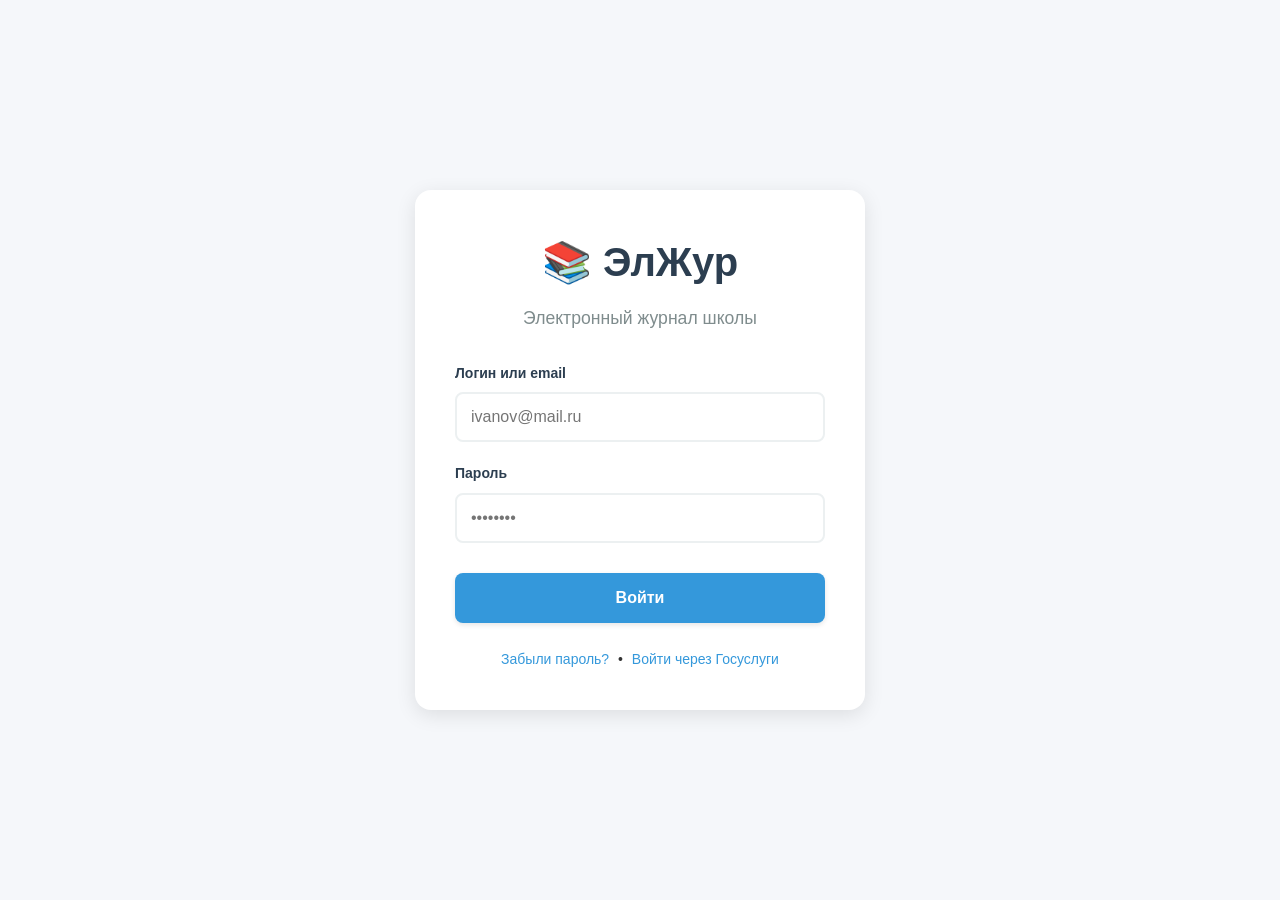
<file: index.html>
<!DOCTYPE html>
<html lang="ru">
<head>
  <meta charset="UTF-8" />
  <meta name="viewport" content="width=device-width, initial-scale=1.0"/>
  <title>Электронный журнал — Вход</title>
  <link rel="stylesheet" href="style.css" />
  <style>
    /* Дополнительные стили для страницы входа */
    body {
      background: #f5f7fa;
      display: flex;
      align-items: center;
      justify-content: center;
      min-height: 100vh;
      padding: 20px;
    }
    .login-container {
      width: 100%;
      max-width: 450px;
    }
    .login-card {
      background: white;
      padding: 40px;
      border-radius: 16px;
      box-shadow: 0 5px 20px rgba(0,0,0,0.1);
      text-align: center;
    }
    .logo h1 {
      font-size: 2.5rem;
      color: #2c3e50;
      margin-bottom: 10px;
    }
    .logo p {
      color: #7f8c8d;
      margin-bottom: 30px;
      font-size: 1.1rem;
    }
    .form-group {
      text-align: left;
      margin-bottom: 20px;
    }
    .form-group label {
      display: block;
      margin-bottom: 8px;
      font-weight: 600;
      color: #2c3e50;
      font-size: 14px;
    }
    .form-group input {
      width: 100%;
      padding: 14px;
      border: 2px solid #ecf0f1;
      border-radius: 8px;
      font-size: 16px;
      transition: border-color 0.2s;
    }
    .form-group input:focus {
      outline: none;
      border-color: #3498db;
    }
    .btn-primary {
      width: 100%;
      padding: 16px;
      background: #3498db;
      color: white;
      border: none;
      border-radius: 8px;
      font-size: 16px;
      font-weight: 600;
      cursor: pointer;
      margin-top: 10px;
      transition: background 0.2s;
    }
    .btn-primary:hover {
      background: #2980b9;
    }
    .links {
      margin-top: 25px;
      font-size: 14px;
    }
    .links a {
      color: #3498db;
      text-decoration: none;
      margin: 0 5px;
    }
    .links a:hover {
      text-decoration: underline;
    }
  </style>
</head>
<body>
  <div class="login-container">
    <div class="login-card">
      <div class="logo">
        <h1>📚 ЭлЖур</h1>
        <p>Электронный журнал школы</p>
      </div>
      <form class="login-form">
        <div class="form-group">
          <label for="login">Логин или email</label>
          <input type="text" id="login" placeholder="ivanov@mail.ru" required />
        </div>
        <div class="form-group">
          <label for="password">Пароль</label>
          <input type="password" id="password" placeholder="••••••••" required />
        </div>
        <button type="submit" class="btn btn-primary">Войти</button>
        <div class="links">
          <a href="#">Забыли пароль?</a> •
          <a href="#">Войти через Госуслуги</a>
        </div>
      </form>
    </div>
  </div>
</body>
</html>
</file>
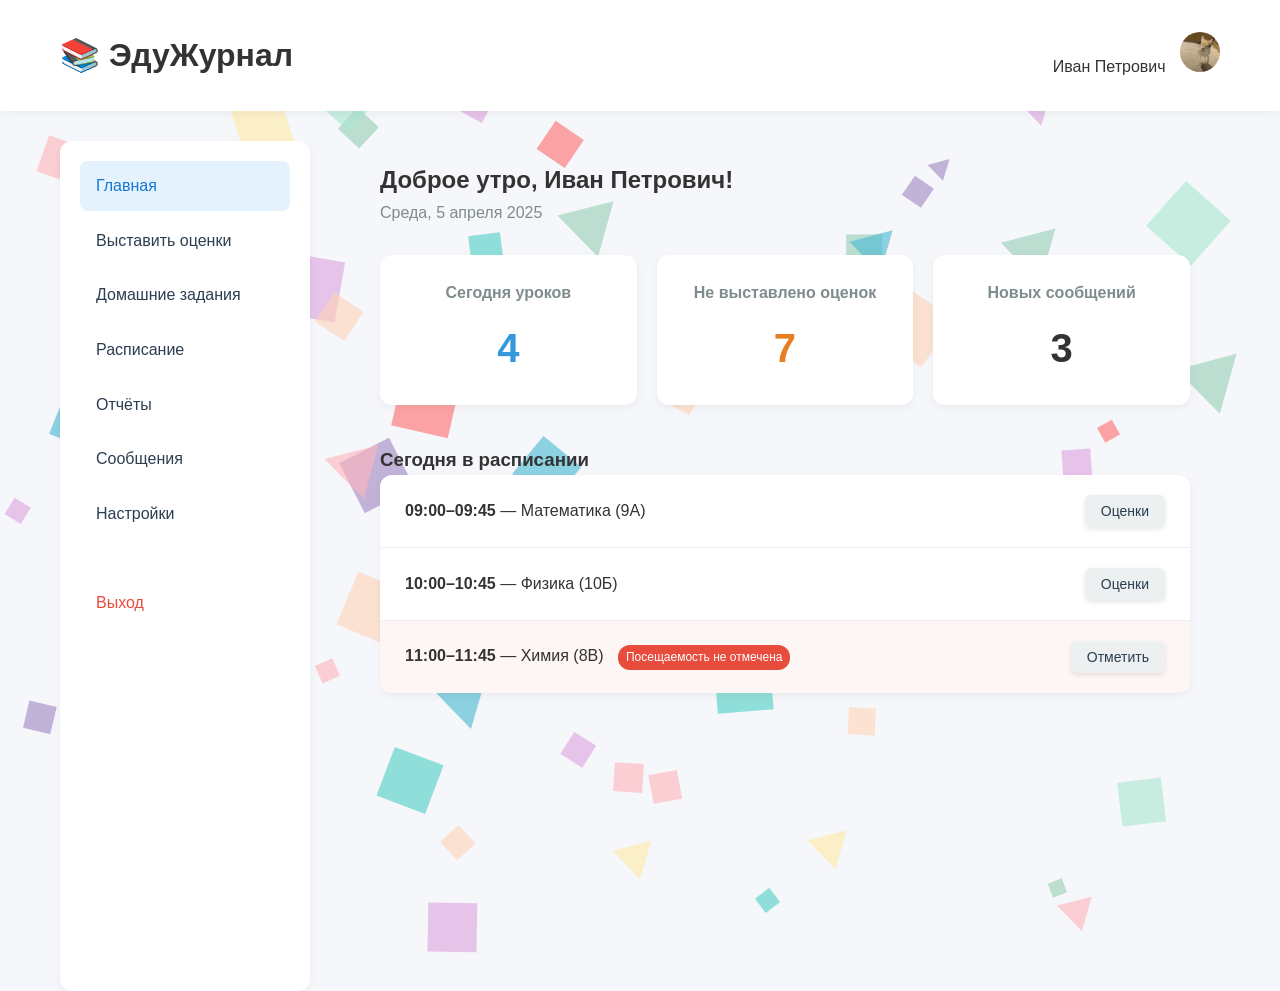
<file: dashboard.html>
<!DOCTYPE html>
<html lang="ru">
<head>
  <meta charset="UTF-8" />
  <meta name="viewport" content="width=device-width, initial-scale=1.0"/>
  <title>Личный кабинет — Учитель</title>
  <link rel="stylesheet" href="style.css" />
</head>
<body>
  <div class="geometric-bg" id="geometricBg"></div>
  <!-- Шапка -->
  <div class="header">
    <div class="container flex-between">
      <h1>📚 ЭдуЖурнал</h1>
      <div class="user-menu">
        <span>Иван Петрович</span>
        <img src="mi.jpg" alt="Аватар" class="avatar" />
      </div>
    </div>
  </div>
  <div class="container dashboard">
    <!-- Сайдбар -->
    <aside class="sidebar">
      <ul>
        <li><a href="#" class="nav-link active" data-page="main">Главная</a></li>
        <li><a href="#" class="nav-link" data-page="grades-form">Выставить оценки</a></li>
        <li><a href="#" class="nav-link" data-page="homework-form">Домашние задания</a></li>
        <li><a href="#" class="nav-link" data-page="schedule">Расписание</a></li>
        <li><a href="#" class="nav-link" data-page="reports">Отчёты</a></li>
        <li><a href="#">Сообщения</a></li>
        <li><a href="#">Настройки</a></li>
        <li><a href="index.html" class="logout">Выход</a></li>
      </ul>
    </aside>
    <!-- Основной контент -->
    <main class="main-content">
      <!-- СТРАНИЦА: Главная (уроки) -->
      <div id="main" class="page active">
        <h2>Доброе утро, Иван Петрович!</h2>
        <p class="date">Среда, 5 апреля 2025</p>
        <div class="cards-grid">
          <div class="stat-card blue">
            <h3>Сегодня уроков</h3>
            <p class="number">4</p>
          </div>
          <div class="stat-card orange">
            <h3>Не выставлено оценок</h3>
            <p class="number">7</p>
          </div>
          <div class="stat-card green">
            <h3>Новых сообщений</h3>
            <p class="number">3</p>
          </div>
        </div>
        <h3>Сегодня в расписании</h3>
        <div class="lessons-list">
          <div class="lesson-item">
            <div>
              <strong>09:00–09:45</strong> — Математика (9А)
            </div>
            <button class="btn small" onclick="showGradesPage('Математика', '9А')">Оценки</button>
          </div>
          <div class="lesson-item">
            <div>
              <strong>10:00–10:45</strong> — Физика (10Б)
            </div>
            <button class="btn small" onclick="showGradesPage('Физика', '10Б')">Оценки</button>
          </div>
          <div class="lesson-item attention">
            <div>
              <strong>11:00–11:45</strong> — Химия (8В)
              <span class="badge">Посещаемость не отмечена</span>
            </div>
            <button class="btn small">Отметить</button>
          </div>
        </div>
      </div>

      <!-- СТРАНИЦА: Выставить оценки (ПЕРЕРАБОТАНА) -->
      <div id="grades-form" class="page">
        <h2>📝 Выставить оценки</h2>
        <div class="actions-bar">
          <select class="class-select" id="class-select">
            <option value="">— Выберите класс —</option>
            <option value="9А">9А</option>
            <option value="10Б">10Б</option>
            <option value="8В">8В</option>
          </select>
          <select class="subject-select" id="subject-select">
            <option value="">— Выберите предмет —</option>
            <option value="Математика">Математика</option>
            <option value="Физика">Физика</option>
            <option value="Химия">Химия</option>
            <option value="Литература">Литература</option>
          </select>
          <input type="date" class="date-input" id="date-input" value="2025-04-05" />
          <button class="btn" onclick="loadClassAndSubject()">Загрузить учеников</button>
        </div>
        <div class="actions-bar">
          <input type="text" class="topic-input" placeholder="Тема урока (например, «Квадратные уравнения»)" id="topic-input" />
        </div>
        <table id="grades-table" style="display: none;">
          <thead>
            <tr>
              <th>Ученик</th>
              <th>Оценка</th>
              <th>Тип оценки</th>
              <th>Комментарий</th>
            </tr>
          </thead>
          <tbody id="grades-table-body">
            <!-- Заполняется JS -->
          </tbody>
        </table>
        <div class="actions-bar" style="justify-content: flex-end; margin-top: 20px;">
          <button class="btn btn-primary" onclick="saveGrades()">Сохранить оценки</button>
        </div>
      </div>

      <!-- СТРАНИЦА: Домашние задания (НОВАЯ) -->
      <div id="homework-form" class="page">
        <h2>📖 Назначить домашнее задание</h2>
        <div class="actions-bar">
          <select class="class-select" id="hw-class-select">
            <option value="">— Выберите класс —</option>
            <option value="9А">9А</option>
            <option value="10Б">10Б</option>
            <option value="8В">8В</option>
          </select>
          <select class="subject-select" id="hw-subject-select">
            <option value="">— Выберите предмет —</option>
            <option value="Математика">Математика</option>
            <option value="Физика">Физика</option>
            <option value="Химия">Химия</option>
            <option value="Литература">Литература</option>
          </select>
        </div>
        <div class="actions-bar">
          <textarea class="topic-input" placeholder="Опишите домашнее задание..." id="hw-description" style="height: 80px; resize: vertical;"></textarea>
        </div>
        <div class="actions-bar">
          <label for="hw-assign-date">Дата задания:</label>
          <input type="date" class="date-input" id="hw-assign-date" value="2025-04-05" />
          <label for="hw-due-date">Сдать до:</label>
          <input type="date" class="date-input" id="hw-due-date" value="2025-04-08" />
          <button class="btn btn-primary" onclick="saveHomework()">Назначить ДЗ</button>
        </div>
        <div id="hw-success-message" style="margin-top: 20px; padding: 15px; background: #d4edda; color: #155724; border: 1px solid #c3e6cb; border-radius: 8px; display: none;">
          Домашнее задание успешно назначено!
        </div>
      </div>

      <!-- СТРАНИЦА: Расписание на неделю -->
      <div id="schedule" class="page">
        <h2>📅 Расписание на неделю</h2>
        <p class="date">Учебный год: 2024/2025 • Класс: 9А, 10Б, 8В</p>
        <table class="schedule-table">
          <thead>
            <tr>
              <th>Время</th>
              <th>Понедельник<br><small>07.04.2025</small></th>
              <th>Вторник<br><small>08.04.2025</small></th>
              <th>Среда<br><small>09.04.2025</small></th>
              <th>Четверг<br><small>10.04.2025</small></th>
              <th>Пятница<br><small>11.04.2025</small></th>
            </tr>
          </thead>
          <tbody>
            <!-- Ряды расписания -->
            <tr>
              <td>09:00–09:45</td>
              <td><div class="schedule-item"><strong>Математика</strong><br><span>9А, каб. 204</span></div></td>
              <td><div class="schedule-item"><strong>Физика</strong><br><span>10Б, каб. 301</span></div></td>
              <td><div class="schedule-item"><strong>Математика</strong><br><span>9А, каб. 204</span></div></td>
              <td><div class="schedule-item"><strong>Химия</strong><br><span>8В, каб. 212</span></div></td>
              <td><div class="schedule-item"><strong>Литература</strong><br><span>9А, каб. 208</span></div></td>
            </tr>
            <tr>
              <td>10:00–10:45</td>
              <td><div class="schedule-item"><strong>Русский язык</strong><br><span>9А, каб. 208</span></div></td>
              <td><div class="schedule-item"><strong>Математика</strong><br><span>10Б, каб. 204</span></div></td>
              <td><div class="schedule-item"><strong>Физика</strong><br><span>10Б, каб. 301</span></div></td>
              <td><div class="schedule-item"><strong>Математика</strong><br><span>9А, каб. 204</span></div></td>
              <td><div class="schedule-item"><strong>Физика</strong><br><span>8В, каб. 301</span></div></td>
            </tr>
            <tr>
              <td>11:00–11:45</td>
              <td><div class="schedule-item"><strong>Химия</strong><br><span>8В, каб. 212</span></div></td>
              <td><div class="schedule-item"><strong>Литература</strong><br><span>9А, каб. 208</span></div></td>
              <td><div class="schedule-item"><strong>Химия</strong><br><span>8В, каб. 212</span></div></td>
              <td><div class="schedule-item"><strong>Русский язык</strong><br><span>10Б, каб. 208</span></div></td>
              <td><div class="schedule-item"><strong>Математика</strong><br><span>10Б, каб. 204</span></div></td>
            </tr>
            <tr>
              <td>13:00–13:45</td>
              <td><div class="schedule-item"><strong>История</strong><br><span>9А, каб. 105</span></div></td>
              <td><div class="schedule-item"><strong>Английский</strong><br><span>8В, каб. 210</span></div></td>
              <td><div class="schedule-item"><strong>Биология</strong><br><span>10Б, каб. 305</span></div></td>
              <td><div class="schedule-item"><strong>История</strong><br><span>8В, каб. 105</span></div></td>
              <td><div class="schedule-item"><strong>Английский</strong><br><span>10Б, каб. 210</span></div></td>
            </tr>
            <tr>
              <td>14:00–14:45</td>
              <td><div class="schedule-item"><strong>Английский</strong><br><span>10Б, каб. 210</span></div></td>
              <td><div class="schedule-item"><strong>Биология</strong><br><span>9А, каб. 305</span></div></td>
              <td><div class="schedule-item"><strong>Английский</strong><br><span>8В, каб. 210</span></div></td>
              <td><div class="schedule-item"><strong>Физкультура</strong><br><span>Все, спортзал</span></div></td>
              <td><div class="schedule-item"><strong>Информатика</strong><br><span>10Б, каб. 402</span></div></td>
            </tr>
          </tbody>
        </table>
        <p style="margin-top: 30px; color: #7f8c8d; font-size: 14px;">
          <em>Примечание: Расписание составлено на неделю. Изменения можно вносить через раздел "Настройки".</em>
        </p>
      </div>

      <!-- СТРАНИЦА: Отчёты -->
      <div id="reports" class="page">
        <h2>📊 Отчёты по оценкам</h2>
        <div class="actions-bar">
          <select class="class-select" id="report-class-select">
            <option value="">— Выберите класс —</option>
            <option value="9А">9А</option>
            <option value="10Б">10Б</option>
            <option value="8В">8В</option>
          </select>
          <button class="btn" onclick="loadReport()">Загрузить отчёт</button>
          <button class="btn btn-export" onclick="exportToExcel()">📥 Экспорт в Excel</button>
        </div>
        <div id="report-table-container" style="margin-top: 30px; display: none;">
          <table id="report-table">
            <thead>
              <tr>
                <th>Ученик</th>
                <th>Предмет</th>
                <th>Дата</th>
                <th>Оценка</th>
                <th>Тип</th>
                <th>Комментарий</th>
              </tr>
            </thead>
            <tbody id="report-table-body">
              <!-- Заполняется JS -->
            </tbody>
          </table>
        </div>
      </div>

    </main>
  </div>
  <script src="script.js"></script>
  <script>
    // Данные — в реальном проекте придут с сервера
    const studentsByClass = {
      '9А': [
        { name: 'Мария Сидорова', id: 1 },
        { name: 'Андрей Козлов', id: 2 },
        { name: 'Ольга Петрова', id: 3 },
        { name: 'Дмитрий Смирнов', id: 4 },
        { name: 'Екатерина Волкова', id: 5 }
      ],
      '10Б': [
        { name: 'Алексей Иванов', id: 6 },
        { name: 'Наталья Соколова', id: 7 },
        { name: 'Сергей Морозов', id: 8 }
      ],
      '8В': [
        { name: 'Ирина Кузнецова', id: 9 },
        { name: 'Павел Васильев', id: 10 },
        { name: 'Анна Новикова', id: 11 },
        { name: 'Максим Алексеев', id: 12 }
      ]
    };

    // Показать страницу по ID
    function showPage(pageId) {
      document.querySelectorAll('.page').forEach(page => {
        page.classList.remove('active');
      });
      document.getElementById(pageId).classList.add('active');
      // Обновляем активный пункт меню
      document.querySelectorAll('.nav-link').forEach(link => {
        link.classList.remove('active');
        if (link.getAttribute('data-page') === pageId) {
          link.classList.add('active');
        }
      });
    }

    // Показать страницу оценок с предзаполненным классом и предметом (из расписания)
    function showGradesPage(subject, className) {
      showPage('grades-form');
      document.getElementById('class-select').value = className;
      document.getElementById('subject-select').value = subject;
      loadStudents(className);
      // Устанавливаем текущую дату
      const today = new Date().toISOString().split('T')[0];
      document.getElementById('date-input').value = today;
    }

    // Загрузить учеников по выбранному классу
    function loadClassAndSubject() {
      const className = document.getElementById('class-select').value;
      if (!className) {
        alert('Пожалуйста, выберите класс');
        return;
      }
      loadStudents(className);
    }

    function loadStudents(className) {
      const tbody = document.getElementById('grades-table-body');
      const table = document.getElementById('grades-table');
      tbody.innerHTML = '';
      const students = studentsByClass[className] || [];
      if (students.length === 0) {
        tbody.innerHTML = `<tr><td colspan="4" style="text-align:center; color:#95a5a6">Нет учеников в этом классе</td></tr>`;
        table.style.display = 'table';
        return;
      }
      students.forEach(student => {
        const row = `
          <tr>
            <td>${student.name}</td>
            <td>
              <select class="grade-input" data-student-id="${student.id}">
                <option value="">—</option>
                <option value="5">5</option>
                <option value="4">4</option>
                <option value="3">3</option>
                <option value="2">2</option>
                <option value="н">н</option>
                <option value="уп">уп</option>
                <option value="осв">осв</option>
              </select>
            </td>
            <td>
              <select class="grade-type-select">
                <option value="Работа на уроке">Работа на уроке</option>
                <option value="Контрольная работа">Контрольная работа</option>
                <option value="Проверочная работа">Проверочная работа</option>
                <option value="Домашнее задание">Домашнее задание</option>
              </select>
            </td>
            <td><input type="text" class="comment-input" placeholder="Комментарий" style="width: 100%; padding: 8px; border: 1px solid #ecf0f1; border-radius: 4px;"></td>
          </tr>
        `;
        tbody.innerHTML += row;
      });
      table.style.display = 'table';
      // Загружаем сохранённые оценки, если есть
      const subject = document.getElementById('subject-select').value;
      const date = document.getElementById('date-input').value;
      if (subject && date) {
        loadSavedGrades();
      }
    }

    // Сохраняет оценки в localStorage
    function saveGrades() {
      const className = document.getElementById('class-select').value;
      const subject = document.getElementById('subject-select').value;
      const date = document.getElementById('date-input').value;
      const topic = document.getElementById('topic-input').value;
      if (!className || !subject) {
        alert('Выберите класс и предмет!');
        return;
      }
      if (!topic) {
        alert('Пожалуйста, укажите тему урока!');
        return;
      }
      const selects = document.querySelectorAll('.grade-input');
      const typeSelects = document.querySelectorAll('.grade-type-select');
      const comments = document.querySelectorAll('.comment-input');
      const gradesData = [];
      let filled = 0;
      selects.forEach((select, i) => {
        const grade = select.value.trim();
        const gradeType = typeSelects[i].value;
        const comment = comments[i].value.trim();
        const studentId = select.dataset.studentId;
        const studentName = select.closest('tr').querySelector('td:first-child').textContent;
        if (grade) {
          filled++;
          gradesData.push({
            studentId,
            studentName,
            grade,
            gradeType,
            comment,
            date,
            subject,
            className,
            topic
          });
        }
      });
      if (filled === 0) {
        alert('Вы не поставили ни одной оценки!');
        return;
      }
      const key = `grades_${className}_${subject}_${date}`;
      localStorage.setItem(key, JSON.stringify(gradesData));
      alert(`Сохранено ${filled} оценок по предмету "${subject}" в классе "${className}" за ${date}! Тема: "${topic}"`);
    }

    // Загружает сохранённые оценки при открытии формы
    function loadSavedGrades() {
      const className = document.getElementById('class-select').value;
      const subject = document.getElementById('subject-select').value;
      const date = document.getElementById('date-input').value;
      if (!className || !subject || !date) return;
      const key = `grades_${className}_${subject}_${date}`;
      const saved = localStorage.getItem(key);
      if (!saved) return;
      const gradesData = JSON.parse(saved);
      gradesData.forEach(item => {
        const row = [...document.querySelectorAll('#grades-table-body tr')].find(tr =>
          tr.querySelector('td:first-child').textContent === item.studentName
        );
        if (row) {
          const gradeSelect = row.querySelector('.grade-input');
          const typeSelect = row.querySelector('.grade-type-select');
          const commentInput = row.querySelector('.comment-input');
          gradeSelect.value = item.grade;
          typeSelect.value = item.gradeType;
          commentInput.value = item.comment;
        }
      });
    }

    // Форматирование даты: 2025-04-05 → 05.04.2025
    function formatDate(dateStr) {
      const [year, month, day] = dateStr.split('-');
      return `${day}.${month}.${year}`;
    }

    // Загрузить отчёт по классу
    function loadReport() {
      const className = document.getElementById('report-class-select').value;
      if (!className) {
        alert('Выберите класс!');
        return;
      }
      const tbody = document.getElementById('report-table-body');
      tbody.innerHTML = '';
      const container = document.getElementById('report-table-container');
      container.style.display = 'block';
      const allKeys = Object.keys(localStorage).filter(key => key.startsWith(`grades_${className}_`));
      const allGrades = [];
      allKeys.forEach(key => {
        const data = JSON.parse(localStorage.getItem(key));
        allGrades.push(...data);
      });
      if (allGrades.length === 0) {
        tbody.innerHTML = `<tr><td colspan="6" style="text-align:center; color:#95a5a6">Нет выставленных оценок</td></tr>`;
        return;
      }
      allGrades.sort((a, b) => {
        const dateA = new Date(a.date), dateB = new Date(b.date);
        if (dateA < dateB) return -1;
        if (dateA > dateB) return 1;
        return a.studentName.localeCompare(b.studentName);
      });
      allGrades.forEach(item => {
        const row = `
          <tr>
            <td>${item.studentName}</td>
            <td>${item.subject}</td>
            <td>${formatDate(item.date)}</td>
            <td class="grade-cell grade-${item.grade}">${item.grade}</td>
            <td>${item.gradeType}</td>
            <td>${item.comment || '-'}</td>
          </tr>
        `;
        tbody.innerHTML += row;
      });
    }

    // Экспорт в CSV (Excel)
    function exportToExcel() {
      const className = document.getElementById('report-class-select').value;
      if (!className) {
        alert('Выберите класс перед экспортом!');
        return;
      }
      const allKeys = Object.keys(localStorage).filter(key => key.startsWith(`grades_${className}_`));
      const allGrades = [];
      allKeys.forEach(key => {
        const data = JSON.parse(localStorage.getItem(key));
        allGrades.push(...data);
      });
      if (allGrades.length === 0) {
        alert('Нет данных для экспорта.');
        return;
      }
      const headers = ['Ученик', 'Предмет', 'Дата', 'Оценка', 'Тип', 'Комментарий'];
      const csvContent = [
        headers.join(';'),
        ...allGrades.map(item => [
          item.studentName,
          item.subject,
          formatDate(item.date),
          item.grade,
          item.gradeType,
          item.comment || ''
        ].join(';'))
      ].join('\n');
      const blob = new Blob([csvContent], { type: 'text/csv;charset=utf-8;' });
      const url = URL.createObjectURL(blob);
      const link = document.createElement('a');
      link.setAttribute('href', url);
      link.setAttribute('download', `Отчёт_${className}_${new Date().toISOString().split('T')[0]}.csv`);
      link.style.visibility = 'hidden';
      document.body.appendChild(link);
      link.click();
      document.body.removeChild(link);
    }

    // Функция для назначения домашнего задания
    function saveHomework() {
      const className = document.getElementById('hw-class-select').value;
      const subject = document.getElementById('hw-subject-select').value;
      const description = document.getElementById('hw-description').value.trim();
      const assignDate = document.getElementById('hw-assign-date').value;
      const dueDate = document.getElementById('hw-due-date').value;

      if (!className || !subject) {
        alert('Выберите класс и предмет!');
        return;
      }
      if (!description) {
        alert('Пожалуйста, введите описание домашнего задания!');
        return;
      }
      if (!assignDate || !dueDate) {
        alert('Укажите даты!');
        return;
      }

      const homeworkData = {
        className,
        subject,
        description,
        assignDate,
        dueDate
      };

      // Ключ для хранения ДЗ по классу
      const key = `homework_${className}`;
      let homeworkList = JSON.parse(localStorage.getItem(key) || '[]');
      homeworkList.push(homeworkData);
      localStorage.setItem(key, JSON.stringify(homeworkList));

      // Показываем сообщение об успехе
      const messageDiv = document.getElementById('hw-success-message');
      messageDiv.style.display = 'block';
      messageDiv.textContent = `Домашнее задание по "${subject}" для класса "${className}" успешно назначено!`;

      // Очищаем форму
      document.getElementById('hw-description').value = '';
      setTimeout(() => {
        messageDiv.style.display = 'none';
      }, 3000);
    }

    // Навешиваем обработчики на меню
    document.querySelectorAll('.nav-link').forEach(link => {
      link.addEventListener('click', function(e) {
        e.preventDefault();
        const pageId = this.getAttribute('data-page');
        showPage(pageId);
      });
    });
  </script>
</body>
</html>
</file>
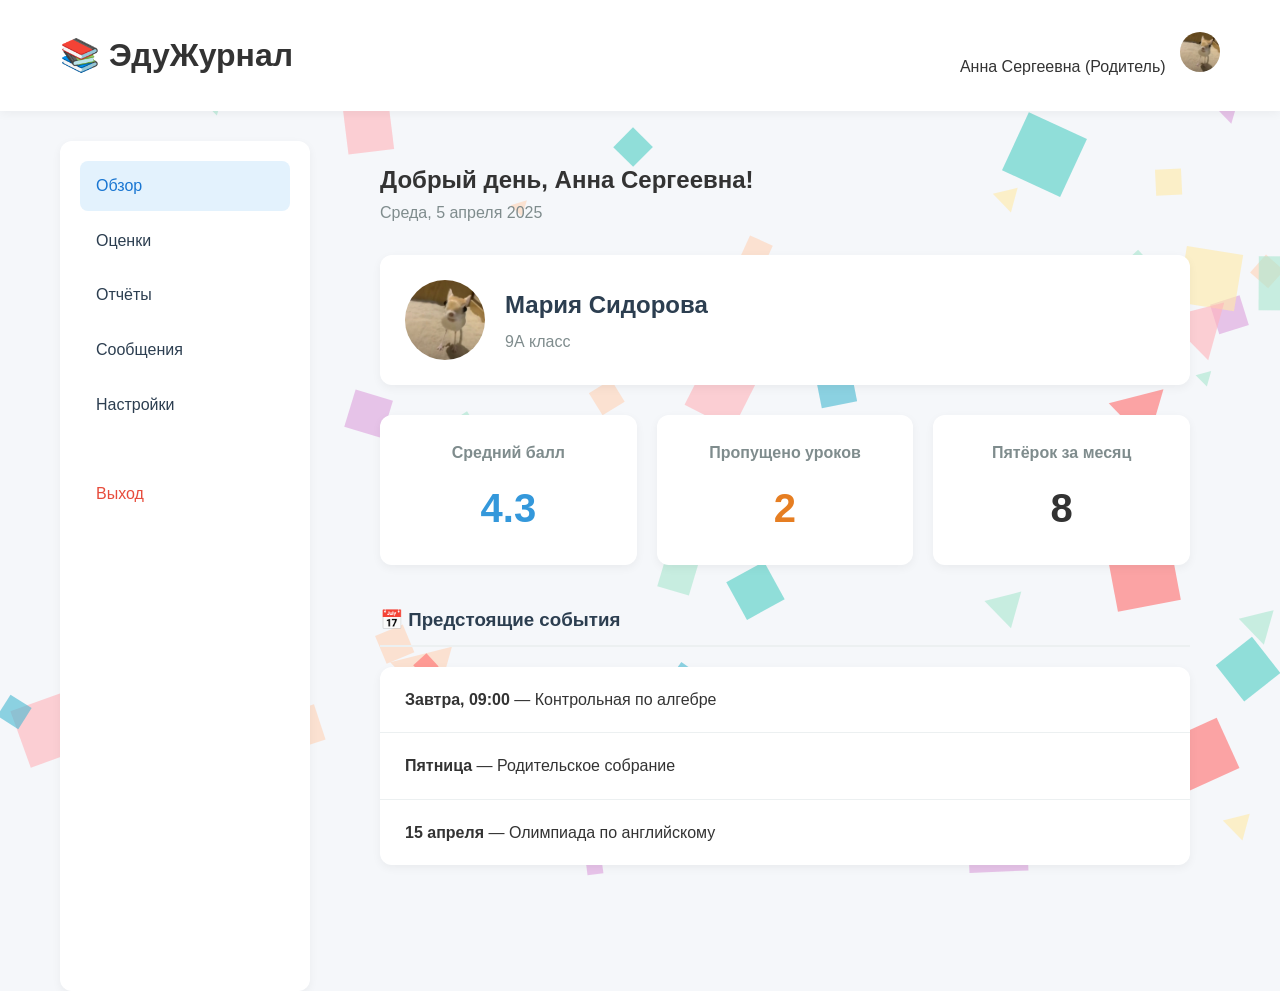
<file: parent.html>
<!DOCTYPE html>
<html lang="ru">
<head>
  <meta charset="UTF-8" />
  <meta name="viewport" content="width=device-width, initial-scale=1.0"/>
  <title>Личный кабинет — Родитель</title>
  <link rel="stylesheet" href="style.css" />
  <style>
    .tabs {
      display: flex;
      gap: 1px;
      margin: 30px 0 20px;
      background: #ecf0f1;
      border-radius: 12px;
      padding: 4px;
    }
    .tab {
      padding: 12px 24px;
      background: white;
      border: none;
      border-radius: 8px;
      cursor: pointer;
      font-weight: 600;
      color: #7f8c8d;
      transition: all 0.2s;
    }
    .tab.active {
      background: #3498db;
      color: white;
    }
    .filters {
      display: flex;
      gap: 20px;
      margin-bottom: 30px;
      flex-wrap: wrap;
    }
    .filter-group label {
      display: block;
      margin-bottom: 6px;
      font-weight: 600;
      color: #2c3e50;
      font-size: 14px;
    }
    .filter-group select {
      padding: 10px 14px;
      border: 2px solid #ecf0f1;
      border-radius: 8px;
      background: white;
      font-size: 15px;
      cursor: pointer;
    }
    table {
      width: 100%;
      border-collapse: collapse;
      background: white;
      border-radius: 12px;
      overflow: hidden;
      box-shadow: 0 3px 10px rgba(0,0,0,0.05);
      margin-top: 20px;
    }
    th, td {
      padding: 14px 16px;
      text-align: left;
      border-bottom: 1px solid #ecf0f1;
    }
    th {
      background: #f8f9fa;
      font-weight: 600;
      color: #2c3e50;
      font-size: 14px;
      text-transform: uppercase;
      letter-spacing: 0.5px;
    }
    tr:last-child td {
      border-bottom: none;
    }
    .grade-cell {
      font-weight: bold;
      text-align: center;
      min-width: 50px;
    }
    .grade-5 { color: #27ae60; }
    .grade-4 { color: #3498db; }
    .grade-3 { color: #e67e22; }
    .grade-2 { color: #e74c3c; }
    .comment {
      font-size: 13px;
      color: #7f8c8d;
      margin-top: 5px;
    }
    .section {
      margin-bottom: 50px;
    }
    .section-title {
      margin: 40px 0 20px;
      padding-bottom: 10px;
      border-bottom: 2px solid #ecf0f1;
      color: #2c3e50;
    }
    .page {
      display: none;
      animation: fadeIn 0.4s ease-in-out;
    }
    .page.active {
      display: block;
    }
    @keyframes fadeIn {
      from { opacity: 0; transform: translateY(10px); }
      to { opacity: 1; transform: translateY(0); }
    }
    .student-profile {
      background: white;
      padding: 25px;
      border-radius: 12px;
      box-shadow: 0 3px 10px rgba(0,0,0,0.05);
      margin-bottom: 30px;
      display: flex;
      align-items: center;
    }
    .student-avatar {
      width: 80px;
      height: 80px;
      border-radius: 50%;
      margin-right: 20px;
      object-fit: cover;
    }
    .student-info h2 {
      margin: 0 0 5px 0;
      color: #2c3e50;
    }
    .student-info p {
      margin: 0;
      color: #7f8c8d;
    }
    .homework-table {
      margin-top: 20px;
    }
    .homework-table th,
    .homework-table td {
      padding: 12px 16px;
    }
    .homework-status {
      font-weight: bold;
    }
    .status-done {
      color: #27ae60;
    }
    .status-pending {
      color: #e67e22;
    }

    /* Стили для таблицы "Все отметки" */
    .all-grades-table th,
    .all-grades-table td {
      text-align: center;
    }
    .all-grades-table th:first-child,
    .all-grades-table td:first-child {
      text-align: left;
    }
    .avg-cell {
      font-weight: bold;
      background: #f1f8ff;
    }
  </style>
</head>
<body>
  <div class="geometric-bg" id="geometricBg"></div>
  <div class="header">
    <div class="container flex-between">
      <h1>📚 ЭдуЖурнал</h1>
      <div class="user-menu">
        <span>Анна Сергеевна (Родитель)</span>
        <img src="mi.jpg" alt="Аватар" class="avatar" />
      </div>
    </div>
  </div>

  <div class="container dashboard">
    <aside class="sidebar">
      <ul>
        <li><a href="#" class="nav-link active" data-page="overview">Обзор</a></li>
        <li><a href="#" class="nav-link" data-page="grades">Оценки</a></li>
        <li><a href="#" class="nav-link" data-page="reports">Отчёты</a></li>
        <li><a href="#">Сообщения</a></li>
        <li><a href="#">Настройки</a></li>
        <li><a href="index.html" class="logout">Выход</a></li>
      </ul>
    </aside>

    <main class="main-content">
      <div id="overview" class="page active">
        <h2>Добрый день, Анна Сергеевна!</h2>
        <p class="date">Среда, 5 апреля 2025</p>
        <div class="student-profile">
          <img src="mi.jpg" alt="Фото ученика" class="student-avatar">
          <div class="student-info">
            <h2>Мария Сидорова</h2>
            <p>9А класс</p>
          </div>
        </div>
        <div class="cards-grid">
          <div class="stat-card blue">
            <h3>Средний балл</h3>
            <p class="number">4.3</p>
          </div>
          <div class="stat-card orange">
            <h3>Пропущено уроков</h3>
            <p class="number">2</p>
          </div>
          <div class="stat-card green">
            <h3>Пятёрок за месяц</h3>
            <p class="number">8</p>
          </div>
        </div>


        <div class="section">
          <h3 class="section-title">📅 Предстоящие события</h3>
          <div class="lessons-list">
            <div class="lesson-item">
              <div>
                <strong>Завтра, 09:00</strong> — Контрольная по алгебре
              </div>
            </div>
            <div class="lesson-item">
              <div>
                <strong>Пятница</strong> — Родительское собрание
              </div>
            </div>
            <div class="lesson-item">
              <div>
                <strong>15 апреля</strong> — Олимпиада по английскому
              </div>
            </div>
          </div>
        </div>
      </div>

      <!-- ОБНОВЛЕННАЯ СТРАНИЦА: Оценки -->
      <div id="grades" class="page">
        <div class="filters">
          <div class="filter-group">
            <label>Учебный год</label>
            <select>
              <option>2024/2025</option>
              <option>2023/2024</option>
              <option>2022/2023</option>
            </select>
          </div>
          <!-- Фильтр: Неделя -->
          <div class="filter-group">
            <label>Неделя</label>
            <select id="week-filter">
              <option value="all">Все</option>
              <option value="1-7">1-7 апреля</option>
              <option value="8-14">8-14 апреля</option>
              <option value="15-21">15-21 апреля</option>
              <option value="22-28">22-28 апреля</option>
              <option value="29-30">29-30 апреля</option>
            </select>
          </div>
        </div>
        <div class="tabs">
          <button class="tab active">Все отметки</button>
          <button class="tab">Итоговые отметки</button>
        </div>

        <!-- Таблица: Все отметки -->
        <div id="all-grades" class="grades-section">
          <table class="all-grades-table">
            <thead>
              <tr>
                <th>Предмет</th>
                <th>01.04</th>
                <th>02.04</th>
                <th>03.04</th>
                <th>04.04</th>
                <th>05.04</th>
                <th>06.04</th>
                <th>07.04</th>
                <th>Средний балл</th>
              </tr>
            </thead>
            <tbody>
              <tr>
                <td>Математика</td>
                <td class="grade-cell grade-5">5</td>
                <td class="grade-cell grade-4">4</td>
                <td class="grade-cell grade-5">5</td>
                <td class="grade-cell">—</td>
                <td class="grade-cell grade-5">5</td>
                <td class="grade-cell grade-4">4</td>
                <td class="grade-cell grade-5">5</td>
                <td class="avg-cell grade-5">4.7</td>
              </tr>
              <tr>
                <td>Русский язык</td>
                <td class="grade-cell grade-4">4</td>
                <td class="grade-cell grade-4">4</td>
                <td class="grade-cell grade-3">3</td>
                <td class="grade-cell grade-4">4</td>
                <td class="grade-cell grade-4">4</td>
                <td class="grade-cell grade-3">3</td>
                <td class="grade-cell grade-4">4</td>
                <td class="avg-cell grade-4">3.7</td>
              </tr>
              <tr>
                <td>Физика</td>
                <td class="grade-cell grade-5">5</td>
                <td class="grade-cell grade-3">3</td>
                <td class="grade-cell grade-4">4</td>
                <td class="grade-cell grade-5">5</td>
                <td class="grade-cell grade-3">3</td>
                <td class="grade-cell grade-4">4</td>
                <td class="grade-cell grade-5">5</td>
                <td class="avg-cell grade-4">4.0</td>
              </tr>
              <tr>
                <td>Литература</td>
                <td class="grade-cell grade-4">4</td>
                <td class="grade-cell grade-4">4</td>
                <td class="grade-cell grade-5">5</td>
                <td class="grade-cell grade-4">4</td>
                <td class="grade-cell grade-4">4</td>
                <td class="grade-cell grade-5">5</td>
                <td class="grade-cell grade-4">4</td>
                <td class="avg-cell grade-4">4.3</td>
              </tr>
              <tr>
                <td>Английский язык</td>
                <td class="grade-cell grade-5">5</td>
                <td class="grade-cell grade-5">5</td>
                <td class="grade-cell grade-4">4</td>
                <td class="grade-cell grade-5">5</td>
                <td class="grade-cell grade-5">5</td>
                <td class="grade-cell grade-4">4</td>
                <td class="grade-cell grade-5">5</td>
                <td class="avg-cell grade-5">4.7</td>
              </tr>
            </tbody>
          </table>
        </div>

        <!-- Таблица: Итоговые отметки -->
        <div id="final-grades" class="grades-section" style="display: none;">
          <table>
            <thead>
              <tr>
                <th>Предмет</th>
                <th>1 четв</th>
                <th>2 четв</th>
                <th>3 четв</th>
                <th>4 четв</th>
                <th>Годовая</th>
              </tr>
            </thead>
            <tbody>
              <tr>
                <td>Математика</td>
                <td class="grade-cell grade-5">5</td>
                <td class="grade-cell grade-4">4</td>
                <td class="grade-cell grade-5">5</td>
                <td class="grade-cell">—</td>
                <td class="grade-cell grade-5">5</td>
              </tr>
              <tr>
                <td>Русский язык</td>
                <td class="grade-cell grade-4">4</td>
                <td class="grade-cell grade-4">4</td>
                <td class="grade-cell grade-3">3</td>
                <td class="grade-cell">—</td>
                <td class="grade-cell grade-4">4</td>
              </tr>
              <tr>
                <td>Физика</td>
                <td class="grade-cell grade-5">5</td>
                <td class="grade-cell grade-3">3</td>
                <td class="grade-cell grade-4">4</td>
                <td class="grade-cell">—</td>
                <td class="grade-cell grade-4">4</td>
              </tr>
              <tr>
                <td>Литература</td>
                <td class="grade-cell grade-4">4</td>
                <td class="grade-cell grade-4">4</td>
                <td class="grade-cell grade-5">5</td>
                <td class="grade-cell">—</td>
                <td class="grade-cell grade-4">4</td>
              </tr>
              <tr>
                <td>Английский язык</td>
                <td class="grade-cell grade-5">5</td>
                <td class="grade-cell grade-5">5</td>
                <td class="grade-cell grade-4">4</td>
                <td class="grade-cell">—</td>
                <td class="grade-cell grade-5">5</td>
              </tr>
            </tbody>
          </table>
        </div>
      </div>

      <div id="reports" class="page">
        <h2>📄 Итоговые отчёты</h2>
        <p class="date">Ученик: Мария Сидорова • Класс: 9А</p>

        <div class="section" style="background: white; padding: 30px; border-radius: 12px; box-shadow: 0 3px 10px rgba(0,0,0,0.05); margin-top: 20px;">
          <h3>Годовой отчёт об успеваемости (2024/2025)</h3>
          <p><strong>ФИО:</strong> Сидорова Мария Ивановна</p>
          <p><strong>Класс:</strong> 9А</p>
          <p><strong>Текцщий средний балл:</strong> <span style="font-size: 1.5rem; font-weight: bold; color: #27ae60;">4.3</span></p>
          <p><strong>Место в классе:</strong> 3 из 25</p>

        </div>
      </div>
    </main>
  </div>
  <script src="script.js"></script>
  <script>
    function showPage(pageId) {
      document.querySelectorAll('.page').forEach(page => {
        page.classList.remove('active');
      });
      document.getElementById(pageId).classList.add('active');
      document.querySelectorAll('.nav-link').forEach(link => {
        link.classList.remove('active');
        if (link.getAttribute('data-page') === pageId) {
          link.classList.add('active');
        }
      });
    }

    // Переключение вкладок внутри "Оценки"
    document.querySelectorAll('.tab').forEach(tab => {
      tab.addEventListener('click', function() {
        document.querySelectorAll('.tab').forEach(t => t.classList.remove('active'));
        this.classList.add('active');

        const allGradesSection = document.getElementById('all-grades');
        const finalGradesSection = document.getElementById('final-grades');

        if (this.textContent === 'Все отметки') {
          allGradesSection.style.display = 'block';
          finalGradesSection.style.display = 'none';
        } else if (this.textContent === 'Итоговые отметки') {
          allGradesSection.style.display = 'none';
          finalGradesSection.style.display = 'block';
        }
      });
    });

    document.querySelectorAll('.nav-link').forEach(link => {
      link.addEventListener('click', function(e) {
        e.preventDefault();
        const pageId = this.getAttribute('data-page');
        showPage(pageId);
      });
    });
  </script>
</body>
</html>
</file>
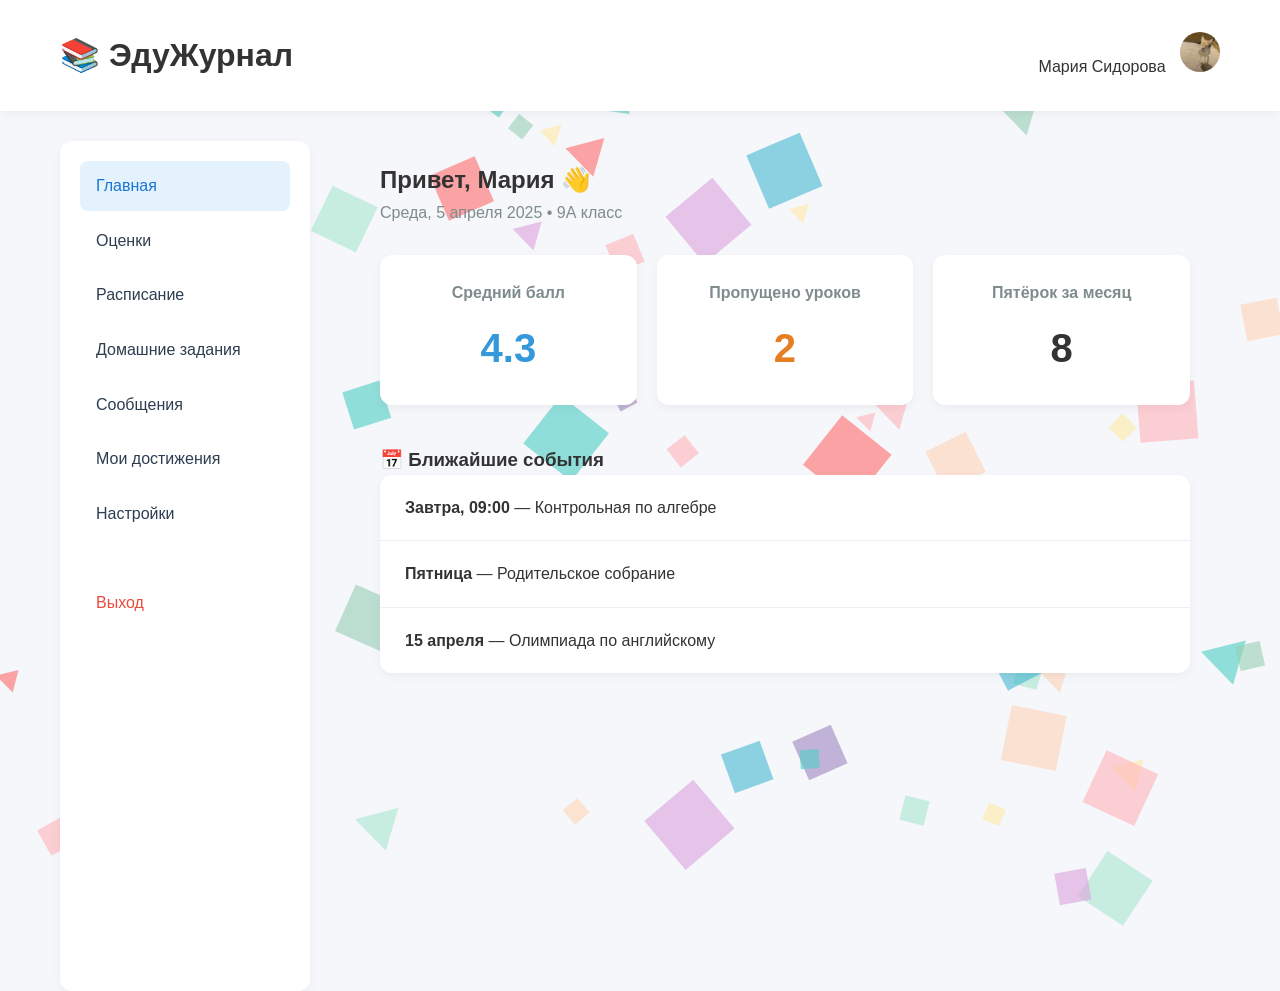
<file: student.html>
<!DOCTYPE html>
<html lang="ru">
<head>
  <meta charset="UTF-8" />
  <meta name="viewport" content="width=device-width, initial-scale=1.0"/>
  <title>Личный кабинет — Ученик</title>
  <link rel="stylesheet" href="style.css" />
</head>
<body>

  <!-- Геометрический фон — фигуры падают при загрузке -->
  <div class="geometric-bg" id="geometricBg"></div>
  <div class="header">
    <div class="container flex-between">
      <h1>📚 ЭдуЖурнал</h1>
      <div class="user-menu">
        <span>Мария Сидорова</span>
        <img src="mi.jpg" alt="Аватар" class="avatar" />
      </div>
    </div>
  </div>
  <div class="container dashboard">
    <aside class="sidebar">
      <ul>
        <li><a href="#" class="nav-link active" data-page="main">Главная</a></li>
        <li><a href="#" class="nav-link" data-page="grades">Оценки</a></li>
        <li><a href="#" class="nav-link" data-page="schedule">Расписание</a></li>
        <li><a href="#" class="nav-link" data-page="homework">Домашние задания</a></li>
        <li><a href="#">Сообщения</a></li>
        <li><a href="#">Мои достижения</a></li>
        <li><a href="#">Настройки</a></li>
        <li><a href="index.html" class="logout">Выход</a></li>
      </ul>
    </aside>
    <main class="main-content">
      <div id="main" class="page active">
        <h2>Привет, Мария 👋</h2>
        <p class="date">Среда, 5 апреля 2025 • 9А класс</p>
        <div class="cards-grid">
          <div class="stat-card blue">
            <h3>Средний балл</h3>
            <p class="number">4.3</p>
          </div>
          <div class="stat-card orange">
            <h3>Пропущено уроков</h3>
            <p class="number">2</p>
          </div>
          <div class="stat-card green">
            <h3>Пятёрок за месяц</h3>
            <p class="number">8</p>
          </div>
        </div>

        <!-- УДАЛЕНО: Блок "Последние оценки" -->

        <div class="section">
          <h3 class="section-title">📅 Ближайшие события</h3>
          <div class="lessons-list">
            <div class="lesson-item">
              <div>
                <strong>Завтра, 09:00</strong> — Контрольная по алгебре
              </div>
            </div>
            <div class="lesson-item">
              <div>
                <strong>Пятница</strong> — Родительское собрание
              </div>
            </div>
            <div class="lesson-item">
              <div>
                <strong>15 апреля</strong> — Олимпиада по английскому
              </div>
            </div>
          </div>
        </div>
      </div>

      <div id="schedule" class="page">
        <h2>📅 Расписание на неделю</h2>
        <p class="date">Класс: 9А • Учебный год: 2024/2025</p>
        <table class="schedule-table">
          <thead>
            <tr>
              <th>Время</th>
              <th>Понедельник<br><small>07.04.2025</small></th>
              <th>Вторник<br><small>08.04.2025</small></th>
              <th>Среда<br><small>09.04.2025</small></th>
              <th>Четверг<br><small>10.04.2025</small></th>
              <th>Пятница<br><small>11.04.2025</small></th>
            </tr>
          </thead>
          <tbody>
            <tr>
              <td>09:00–09:45</td>
              <td><div class="schedule-item"><strong>Математика</strong><br><span>каб. 204</span></div></td>
              <td><div class="schedule-item"><strong>Русский язык</strong><br><span>каб. 208</span></div></td>
              <td><div class="schedule-item"><strong>Математика</strong><br><span>каб. 204</span></div></td>
              <td><div class="schedule-item"><strong>Математика</strong><br><span>каб. 204</span></div></td>
              <td><div class="schedule-item"><strong>Литература</strong><br><span>каб. 208</span></div></td>
            </tr>
            <tr>
              <td>10:00–10:45</td>
              <td><div class="schedule-item"><strong>Русский язык</strong><br><span>каб. 208</span></div></td>
              <td><div class="schedule-item"><strong>Литература</strong><br><span>каб. 208</span></div></td>
              <td><div class="schedule-item"><strong>Физика</strong><br><span>каб. 301</span></div></td>
              <td><div class="schedule-item"><strong>Русский язык</strong><br><span>каб. 208</span></div></td>
              <td><div class="schedule-item"><strong>Математика</strong><br><span>каб. 204</span></div></td>
            </tr>
            <tr>
              <td>11:00–11:45</td>
              <td><div class="schedule-item"><strong>Химия</strong><br><span>каб. 212</span></div></td>
              <td><div class="schedule-item"><strong>История</strong><br><span>каб. 105</span></div></td>
              <td><div class="schedule-item"><strong>Химия</strong><br><span>каб. 212</span></div></td>
              <td><div class="schedule-item"><strong>История</strong><br><span>каб. 105</span></div></td>
              <td><div class="schedule-item"><strong>Английский язык</strong><br><span>каб. 210</span></div></td>
            </tr>
            <tr>
              <td>13:00–13:45</td>
              <td><div class="schedule-item"><strong>История</strong><br><span>каб. 105</span></div></td>
              <td><div class="schedule-item"><strong>Биология</strong><br><span>каб. 305</span></div></td>
              <td><div class="schedule-item"><strong>Биология</strong><br><span>каб. 305</span></div></td>
              <td><div class="schedule-item"><strong>История</strong><br><span>каб. 105</span></div></td>
              <td><div class="schedule-item"><strong>Информатика</strong><br><span>каб. 402</span></div></td>
            </tr>
            <tr>
              <td>14:00–14:45</td>
              <td><div class="schedule-item"><strong>Английский язык</strong><br><span>каб. 210</span></div></td>
              <td><div class="schedule-item"><strong>Английский язык</strong><br><span>каб. 210</span></div></td>
              <td><div class="schedule-item"><strong>Английский язык</strong><br><span>каб. 210</span></div></td>
              <td><div class="schedule-item"><strong>Физкультура</strong><br><span>спортзал</span></div></td>
              <td><div class="schedule-item"><strong>Информатика</strong><br><span>каб. 402</span></div></td>
            </tr>
          </tbody>
        </table>
        <p style="margin-top: 30px; color: #7f8c8d; font-size: 14px;">
          <em>Примечание: Расписание составлено на неделю.</em>
        </p>
      </div>

      <!-- ОБНОВЛЕННАЯ СТРАНИЦА: Оценки -->
      <div id="grades" class="page">
        <div class="filters">
          <div class="filter-group">
            <label>Учебный год</label>
            <select>
              <option>2024/2025</option>
              <option>2023/2024</option>
              <option>2022/2023</option>
            </select>
          </div>
          <!-- Фильтр: Неделя -->
          <div class="filter-group">
            <label>Неделя</label>
            <select id="week-filter">
              <option value="all">Все</option>
              <option value="1-7">1-7 апреля</option>
              <option value="8-14">8-14 апреля</option>
              <option value="15-21">15-21 апреля</option>
              <option value="22-28">22-28 апреля</option>
              <option value="29-30">29-30 апреля</option>
            </select>
          </div>
        </div>
        <div class="tabs">
          <button class="tab active">Все отметки</button>
          <button class="tab">Итоговые отметки</button>
        </div>

        <!-- Таблица: Все отметки -->
        <div id="all-grades" class="grades-section">
          <table class="all-grades-table">
            <thead>
              <tr>
                <th>Предмет</th>
                <th>01.04</th>
                <th>02.04</th>
                <th>03.04</th>
                <th>04.04</th>
                <th>05.04</th>
                <th>06.04</th>
                <th>07.04</th>
                <th>Средний балл</th>
              </tr>
            </thead>
            <tbody>
              <tr>
                <td>Математика</td>
                <td class="grade-cell grade-5">5</td>
                <td class="grade-cell grade-4">4</td>
                <td class="grade-cell grade-5">5</td>
                <td class="grade-cell">—</td>
                <td class="grade-cell grade-5">5</td>
                <td class="grade-cell grade-4">4</td>
                <td class="grade-cell grade-5">5</td>
                <td class="avg-cell grade-5">4.7</td>
              </tr>
              <tr>
                <td>Русский язык</td>
                <td class="grade-cell grade-4">4</td>
                <td class="grade-cell grade-4">4</td>
                <td class="grade-cell grade-3">3</td>
                <td class="grade-cell grade-4">4</td>
                <td class="grade-cell grade-4">4</td>
                <td class="grade-cell grade-3">3</td>
                <td class="grade-cell grade-4">4</td>
                <td class="avg-cell grade-4">3.7</td>
              </tr>
              <tr>
                <td>Физика</td>
                <td class="grade-cell grade-5">5</td>
                <td class="grade-cell grade-3">3</td>
                <td class="grade-cell grade-4">4</td>
                <td class="grade-cell grade-5">5</td>
                <td class="grade-cell grade-3">3</td>
                <td class="grade-cell grade-4">4</td>
                <td class="grade-cell grade-5">5</td>
                <td class="avg-cell grade-4">4.0</td>
              </tr>
              <tr>
                <td>Литература</td>
                <td class="grade-cell grade-4">4</td>
                <td class="grade-cell grade-4">4</td>
                <td class="grade-cell grade-5">5</td>
                <td class="grade-cell grade-4">4</td>
                <td class="grade-cell grade-4">4</td>
                <td class="grade-cell grade-5">5</td>
                <td class="grade-cell grade-4">4</td>
                <td class="avg-cell grade-4">4.3</td>
              </tr>
              <tr>
                <td>Английский язык</td>
                <td class="grade-cell grade-5">5</td>
                <td class="grade-cell grade-5">5</td>
                <td class="grade-cell grade-4">4</td>
                <td class="grade-cell grade-5">5</td>
                <td class="grade-cell grade-5">5</td>
                <td class="grade-cell grade-4">4</td>
                <td class="grade-cell grade-5">5</td>
                <td class="avg-cell grade-5">4.7</td>
              </tr>
            </tbody>
          </table>
        </div>

        <!-- Таблица: Итоговые отметки -->
        <div id="final-grades" class="grades-section" style="display: none;">
          <table>
            <thead>
              <tr>
                <th>Предмет</th>
                <th>1 четв</th>
                <th>2 четв</th>
                <th>3 четв</th>
                <th>4 четв</th>
                <th>Годовая</th>
              </tr>
            </thead>
            <tbody>
              <tr>
                <td>Математика</td>
                <td class="grade-cell grade-5">5</td>
                <td class="grade-cell grade-4">4</td>
                <td class="grade-cell grade-5">5</td>
                <td class="grade-cell">—</td>
                <td class="grade-cell grade-5">5</td>
              </tr>
              <tr>
                <td>Русский язык</td>
                <td class="grade-cell grade-4">4</td>
                <td class="grade-cell grade-4">4</td>
                <td class="grade-cell grade-3">3</td>
                <td class="grade-cell">—</td>
                <td class="grade-cell grade-4">4</td>
              </tr>
              <tr>
                <td>Физика</td>
                <td class="grade-cell grade-5">5</td>
                <td class="grade-cell grade-3">3</td>
                <td class="grade-cell grade-4">4</td>
                <td class="grade-cell">—</td>
                <td class="grade-cell grade-4">4</td>
              </tr>
              <tr>
                <td>Литература</td>
                <td class="grade-cell grade-4">4</td>
                <td class="grade-cell grade-4">4</td>
                <td class="grade-cell grade-5">5</td>
                <td class="grade-cell">—</td>
                <td class="grade-cell grade-4">4</td>
              </tr>
              <tr>
                <td>Английский язык</td>
                <td class="grade-cell grade-5">5</td>
                <td class="grade-cell grade-5">5</td>
                <td class="grade-cell grade-4">4</td>
                <td class="grade-cell">—</td>
                <td class="grade-cell grade-5">5</td>
              </tr>
            </tbody>
          </table>
        </div>
      </div>

      <div id="homework" class="page">
        <h2>📖 Домашние задания</h2>
        <p class="date">Класс: 9А</p>
        <table class="homework-table">
          <thead>
            <tr>
              <th>Предмет</th>
              <th>Задание</th>
              <th>Задано</th>
              <th>Сдать до</th>
              <th>Статус</th>
            </tr>
          </thead>
          <tbody>
            <tr>
              <td>Математика</td>
              <td>Решить задачи №15-25 из учебника</td>
              <td>05.04.2025</td>
              <td>08.04.2025</td>
              <td><input type="checkbox" class="homework-done" onclick="markAsDone(this)"></td>
            </tr>
            <tr>
              <td>Литература</td>
              <td>Прочитать рассказ Чехова "Ванька"</td>
              <td>04.04.2025</td>
              <td>07.04.2025</td>
              <td><input type="checkbox" class="homework-done" onclick="markAsDone(this)" checked></td>
            </tr>
            <tr>
              <td>Физика</td>
              <td>Подготовить доклад по теме "Закон Ома"</td>
              <td>03.04.2025</td>
              <td>10.04.2025</td>
              <td><input type="checkbox" class="homework-done" onclick="markAsDone(this)"></td>
            </tr>
          </tbody>
        </table>
      </div>

    </main>
  </div>

  <!-- JavaScript для переключения страниц + анимация фигур -->
  <script src="script.js"></script>
  <script>	
    
    function showPage(pageId) {
      document.querySelectorAll('.page').forEach(page => {
        page.classList.remove('active');
      });
      document.getElementById(pageId).classList.add('active');
      document.querySelectorAll('.nav-link').forEach(link => {
        link.classList.remove('active');
        if (link.getAttribute('data-page') === pageId) {
          link.classList.add('active');
        }
      });
    }

    function markAsDone(checkbox) {
      const row = checkbox.closest('tr');
      const assignmentCell = row.cells[1];
      if (checkbox.checked) {
        assignmentCell.classList.add('homework-completed');
      } else {
        assignmentCell.classList.remove('homework-completed');
      }
    }

    // Переключение вкладок внутри "Оценки"
    document.querySelectorAll('.tab').forEach(tab => {
      tab.addEventListener('click', function() {
        document.querySelectorAll('.tab').forEach(t => t.classList.remove('active'));
        this.classList.add('active');

        const allGradesSection = document.getElementById('all-grades');
        const finalGradesSection = document.getElementById('final-grades');

        if (this.textContent === 'Все отметки') {
          allGradesSection.style.display = 'block';
          finalGradesSection.style.display = 'none';
        } else if (this.textContent === 'Итоговые отметки') {
          allGradesSection.style.display = 'none';
          finalGradesSection.style.display = 'block';
        }
      });
    });

    document.querySelectorAll('.nav-link').forEach(link => {
      link.addEventListener('click', function(e) {
        e.preventDefault();
        const pageId = this.getAttribute('data-page');
        showPage(pageId);
      });
    });

    document.addEventListener('DOMContentLoaded', function() {
      document.querySelectorAll('.homework-done').forEach(checkbox => {
        if (checkbox.checked) {
          markAsDone(checkbox);
        }
      });
    });
  
  </script>
</body>
</html>
</file>
<file: style.css>
/* Сброс и общие стили */
* {
  margin: 0;
  padding: 0;
  box-sizing: border-box;
}

body {
  font-family: -apple-system, BlinkMacSystemFont, 'Segoe UI', Roboto, Oxygen, Ubuntu, Cantarell, 'Open Sans', 'Helvetica Neue', sans-serif;
  background: #f5f7fa;
  color: #333;
  line-height: 1.6;
  margin: 0;
  overflow-x: hidden;
}

.container {
  max-width: 1200px;
  margin: 0 auto;
  padding: 20px;
  gap: 20px;
}

/* Шапка */
.header {
  background: white;
  box-shadow: 0 2px 10px rgba(0,0,0,0.05);
  padding: 10px 0;
  position: sticky;
  top: 0;
  z-index: 100;
}

.flex-between {
  display: flex;
  justify-content: space-between;
  align-items: center;
}

.avatar {
  border-radius: 50%;
  margin-left: 10px;
  width: 40px;
  height: 40px;
  object-fit: cover;
}

/* Боковая панель */
.sidebar {
  width: 250px;
  background: white;
  border-radius: 12px;
  padding: 20px;
  box-shadow: 0 3px 10px rgba(0,0,0,0.05);
  position: static;
  height: calc(100vh - 50px);
  overflow-y: hidden;
  margin-top: 10px;
  float: left;
}

.sidebar ul {
  list-style: none;
}

.sidebar a {
  display: block;
  padding: 12px 16px;
  color: #2c3e50;
  text-decoration: none;
  border-radius: 8px;
  margin-bottom: 5px;
  transition: background 0.2s;
}

.sidebar a:hover,
.sidebar a.active {
  background: #e3f2fd;
  color: #1976d2;
}

.sidebar .logout {
  margin-top: 40px;
  color: #e74c3c;
}

/* Основной контент */
.main-content {
  margin-left: 290px;
  padding: 30px;
  min-height: calc(100vh - 60px);
  overflow: visible;
}

.date {
  color: #7f8c8d;
  margin-bottom: 30px;
}

/* Карты статистики */
.cards-grid {
  display: grid;
  grid-template-columns: repeat(auto-fit, minmax(250px, 1fr));
  gap: 20px;
  margin-bottom: 40px;
}

.stat-card {
  background: white;
  padding: 25px;
  border-radius: 12px;
  box-shadow: 0 3px 10px rgba(0,0,0,0.05);
  text-align: center;
}

.stat-card h3 {
  font-size: 1rem;
  color: #7f8c8d;
  margin-bottom: 10px;
}

.stat-card .number {
  font-size: 2.5rem;
  font-weight: 700;
  margin: 0;
}

.grade {
	display: inline-block;
	width: 28px;
	height: 28px;
	line-height: 28px;
	border-radius: 50%;
	font-weight: bold;
	color: white;
	text-align: center;
	color: black;
	margin-right: 8px;
}

.blue {color: #3498db}
.grade.green {color: #27ae60}
.orange {color: #e67e22}

/*.blue { border-top: 4px solid #3498db; }
.orange { border-top: 4px solid #e67e22; }
.green { border-top: 4px solid #27ae60; }*/

/* Список уроков */
.lessons-list {
  background: white;
  border-radius: 12px;
  box-shadow: 0 3px 10px rgba(0,0,0,0.05);
  overflow: hidden;
  margin-bottom: 30px;
}

.lesson-item {
  padding: 20px 25px;
  border-bottom: 1px solid #ecf0f1;
  display: flex;
  justify-content: space-between;
  align-items: center;
}

.lesson-item:last-child {
  border-bottom: none;
}

.lesson-item.attention {
  background: #fef5f5;
}

.badge {
  display: inline-block;
  background: #e74c3c;
  color: white;
  font-size: 12px;
  padding: 3px 8px;
  border-radius: 12px;
  margin-left: 10px;
}

.btn.small {
  padding: 8px 16px;
  font-size: 14px;
  background: #ecf0f1;
  color: #2c3e50;
  border: none;
  border-radius: 6px;
  cursor: pointer;
}

.btn.small:hover {
  background: #bdc3c7;
}

/* Стили для вкладок и SPA */
.page {
  display: none;
  animation: fadeIn 0.4s ease-in-out;
}

.page.active {
  display: block;
}

@keyframes fadeIn {
  from { opacity: 0; transform: translateY(10px); }
  to { opacity: 1; transform: translateY(0); }
}

/* Формы и таблицы */
.grade-input {
  width: 50px;
  padding: 8px;
  text-align: center;
  border: 2px solid #ecf0f1;
  border-radius: 6px;
  font-size: 16px;
}

.grade-input:focus {
  border-color: #3498db;
  outline: none;
}

.actions-bar {
  margin: 20px 0;
  display: flex;
  gap: 15px;
  align-items: center;
  flex-wrap: wrap;
}

select, input {
  padding: 10px;
  border: 2px solid #ecf0f1;
  border-radius: 8px;
  font-size: 15px;
  background: white;
}

/* Кнопки в стиле Apple */
.btn {
  padding: 12px 24px;
  font-size: 16px;
  font-weight: 500;
  border-radius: 12px;
  border: none;
  cursor: pointer;
  transition: all 0.2s ease;
  box-shadow: 0 2px 5px rgba(0,0,0,0.1);
  background: #f0f0f0;
  color: #1a1a1a;
}

.btn:hover {
  transform: translateY(-1px);
  box-shadow: 0 4px 8px rgba(0,0,0,0.15);
  background: #e0e0e0;
}

.btn:active {
  transform: translateY(0);
  box-shadow: 0 1px 3px rgba(0,0,0,0.1);
}

.btn-primary {
  background: #007AFF;
  color: white;
}

.btn-primary:hover {
  background: #0051A8;
}

.btn-outline {
  background: transparent;
  color: #007AFF;
  border: 2px solid #007AFF;
}

.btn-outline:hover {
  background: rgba(0, 122, 255, 0.1);
}

.btn-export {
  background: #34C759;
  color: white;
  padding: 10px 20px;
  font-size: 14px;
  border-radius: 12px;
  border: none;
  cursor: pointer;
  box-shadow: 0 2px 5px rgba(0,0,0,0.1);
}

.btn-export:hover {
  transform: translateY(-1px);
  box-shadow: 0 4px 8px rgba(0,0,0,0.15);
  background: #28A845;
}

.btn-export:active {
  transform: translateY(0);
  box-shadow: 0 1px 3px rgba(0,0,0,0.1);
}

/* Таблицы */
table {
  width: 100%;
  border-collapse: collapse;
  background: white;
  border-radius: 12px;
  overflow: hidden;
  box-shadow: 0 3px 10px rgba(0,0,0,0.05);
  margin-top: 20px;
}

th, td {
  padding: 14px 16px;
  text-align: left;
  border-bottom: 1px solid #ecf0f1;
}

th {
  background: #f8f9fa;
  font-weight: 600;
  color: #2c3e50;
  font-size: 14px;
  text-transform: uppercase;
  letter-spacing: 0.5px;
}

tr:last-child td {
  border-bottom: none;
}

.grade-cell {
  font-weight: bold;
  text-align: center;
  min-width: 50px;
}

.grade-5 { color: #27ae60; }
.grade-4 { color: #3498db; }
.grade-3 { color: #e67e22; }
.grade-2 { color: #e74c3c; }

.comment {
  font-size: 13px;
  color: #7f8c8d;
  margin-top: 5px;
}

.tab {
	padding: 12px 24px;
	background: white;
	border: none;
	border-radius: 8px;
	cursor: pointer;
	font-weight: 600;
	color: #7f8c8d;
	transition: all .2s;	
}

.tab.active {
	background: #3498db;
	color: white;
}

.tabs {
	display: flex;
	gap: 1px;
	margin: 30px 0 20px;
	background: #ecf0f1;
	border-radius: 12px;
	padding: 4px;
	box-shadow: 0 3px 10px rgba(0,0,0,0.05);
}

/* Расписание */
.schedule-table th {
  text-align: center;
  vertical-align: middle;
}

.schedule-table td {
  vertical-align: top;
  min-height: 100px;
  padding: 10px;
  border: 1px solid #ecf0f1;
}

.schedule-item {
  background: #f0f7ff;
  padding: 8px;
  border-radius: 6px;
  margin-bottom: 6px;
  font-size: 14px;
  border-left: 3px solid #3498db;
}

.schedule-item strong {
  display: block;
  color: #2c3e50;
}

.schedule-item span {
  color: #7f8c8d;
  font-size: 12px;
}

/* Экспорт */
.btn.export {
  background: #2ecc71;
  color: white;
}

.btn.export:hover {
  background: #27ae60;
}

/* Посещаемость */
.attendance-table td:nth-child(2) {
  color: #e74c3c;
  font-weight: bold;
}

/* Домашние задания */
.grade-type-select {
  padding: 8px;
  border: 2px solid #ecf0f1;
  border-radius: 6px;
  font-size: 14px;
  background: white;
  min-width: 150px;
}

.homework-table {
  margin-top: 20px;
}

.homework-table th,
.homework-table td {
  padding: 12px 16px;
}

.homework-done {
  width: 20px;
  height: 20px;
  cursor: pointer;
}

.btn-done {
  padding: 6px 12px;
  background: #2ecc71;
  color: white;
  border: none;
  border-radius: 6px;
  cursor: pointer;
  font-size: 14px;
}

.btn-done:hover {
  background: #27ae60;
}

.homework-completed {
  text-decoration: line-through;
  color: #95a5a6;
}

/* ============= ГЕОМЕТРИЧЕСКИЙ ФОН — ФИГУРЫ ПЛАВАЮТ И РЕАГИРУЮТ НА МЫШЬ ============= */

.geometric-bg {
  position: fixed;
  top: 0;
  left: 0;
  width: 100vw;
  height: 100vh;
  pointer-events: none;
  z-index: -1;
  overflow: visible;
}

.shape {
  position: absolute;
  opacity: 0.6;
  z-index: -1;
}
</file>
